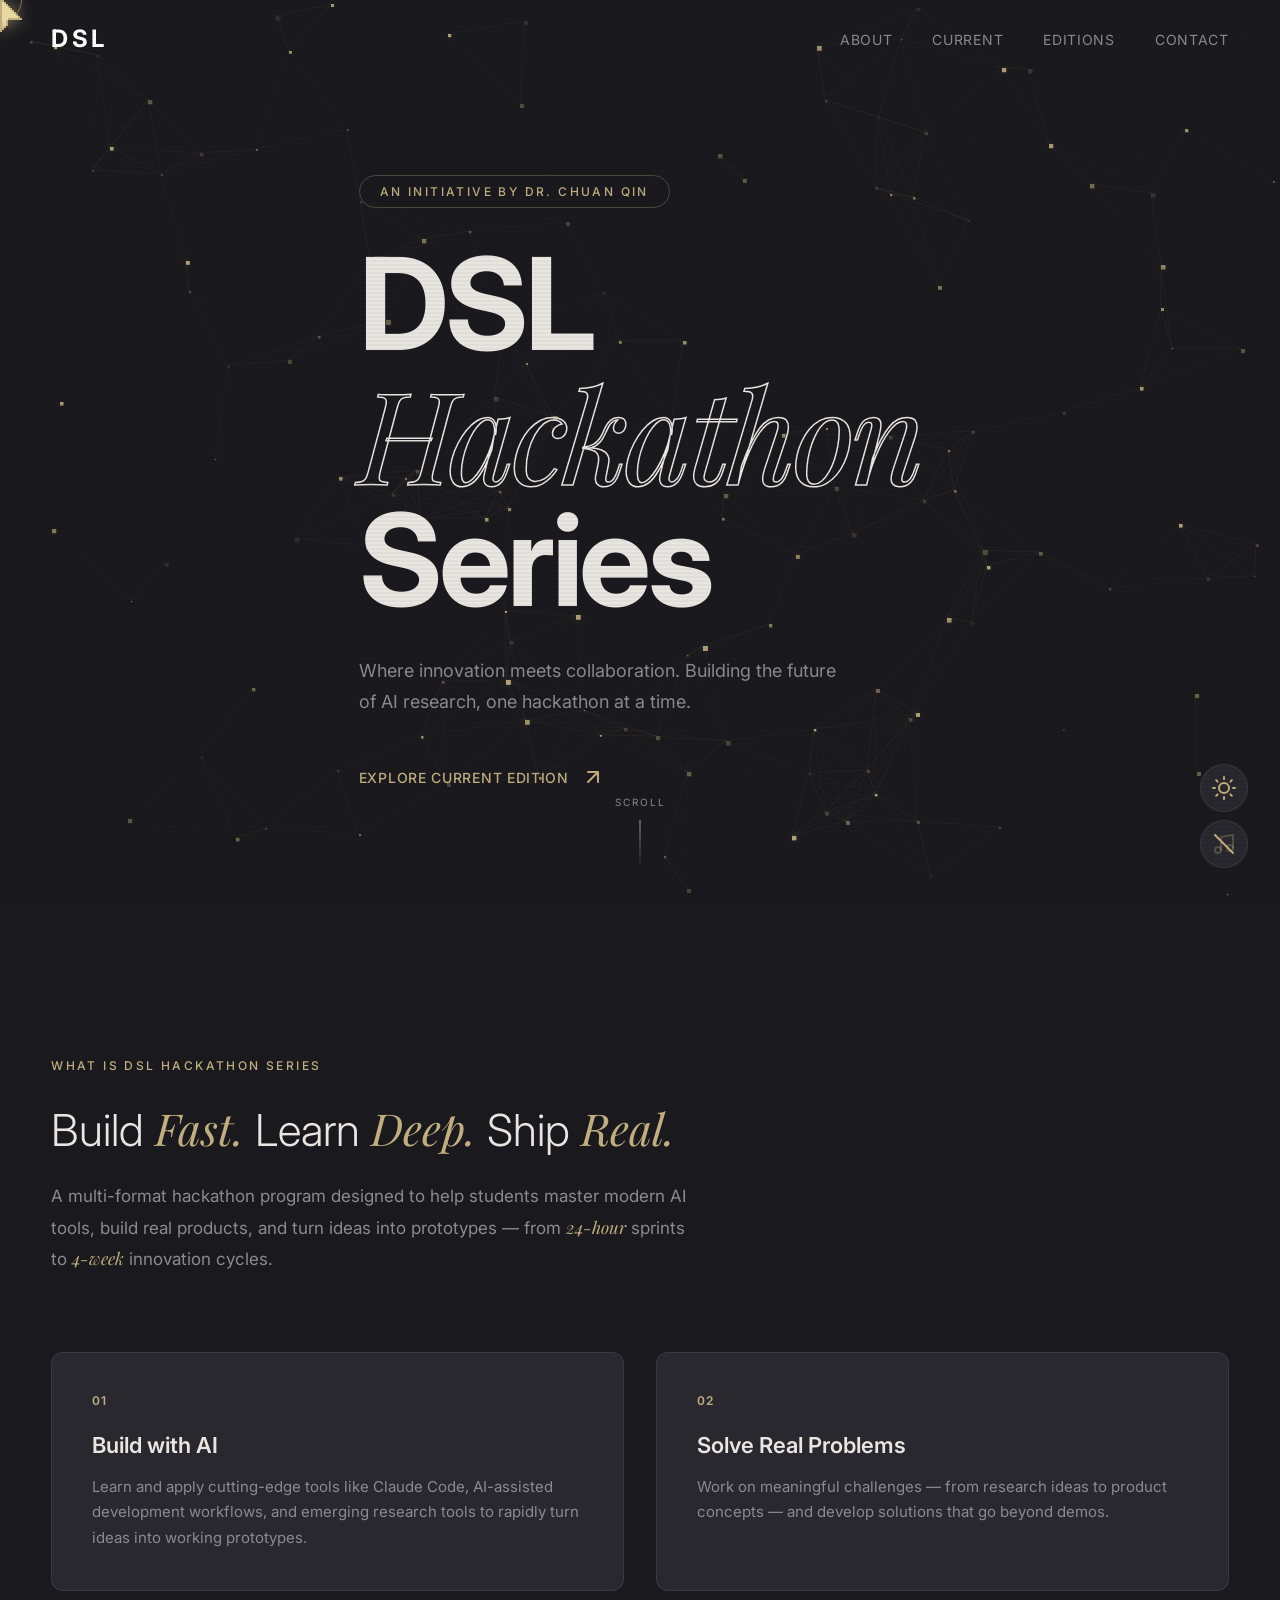
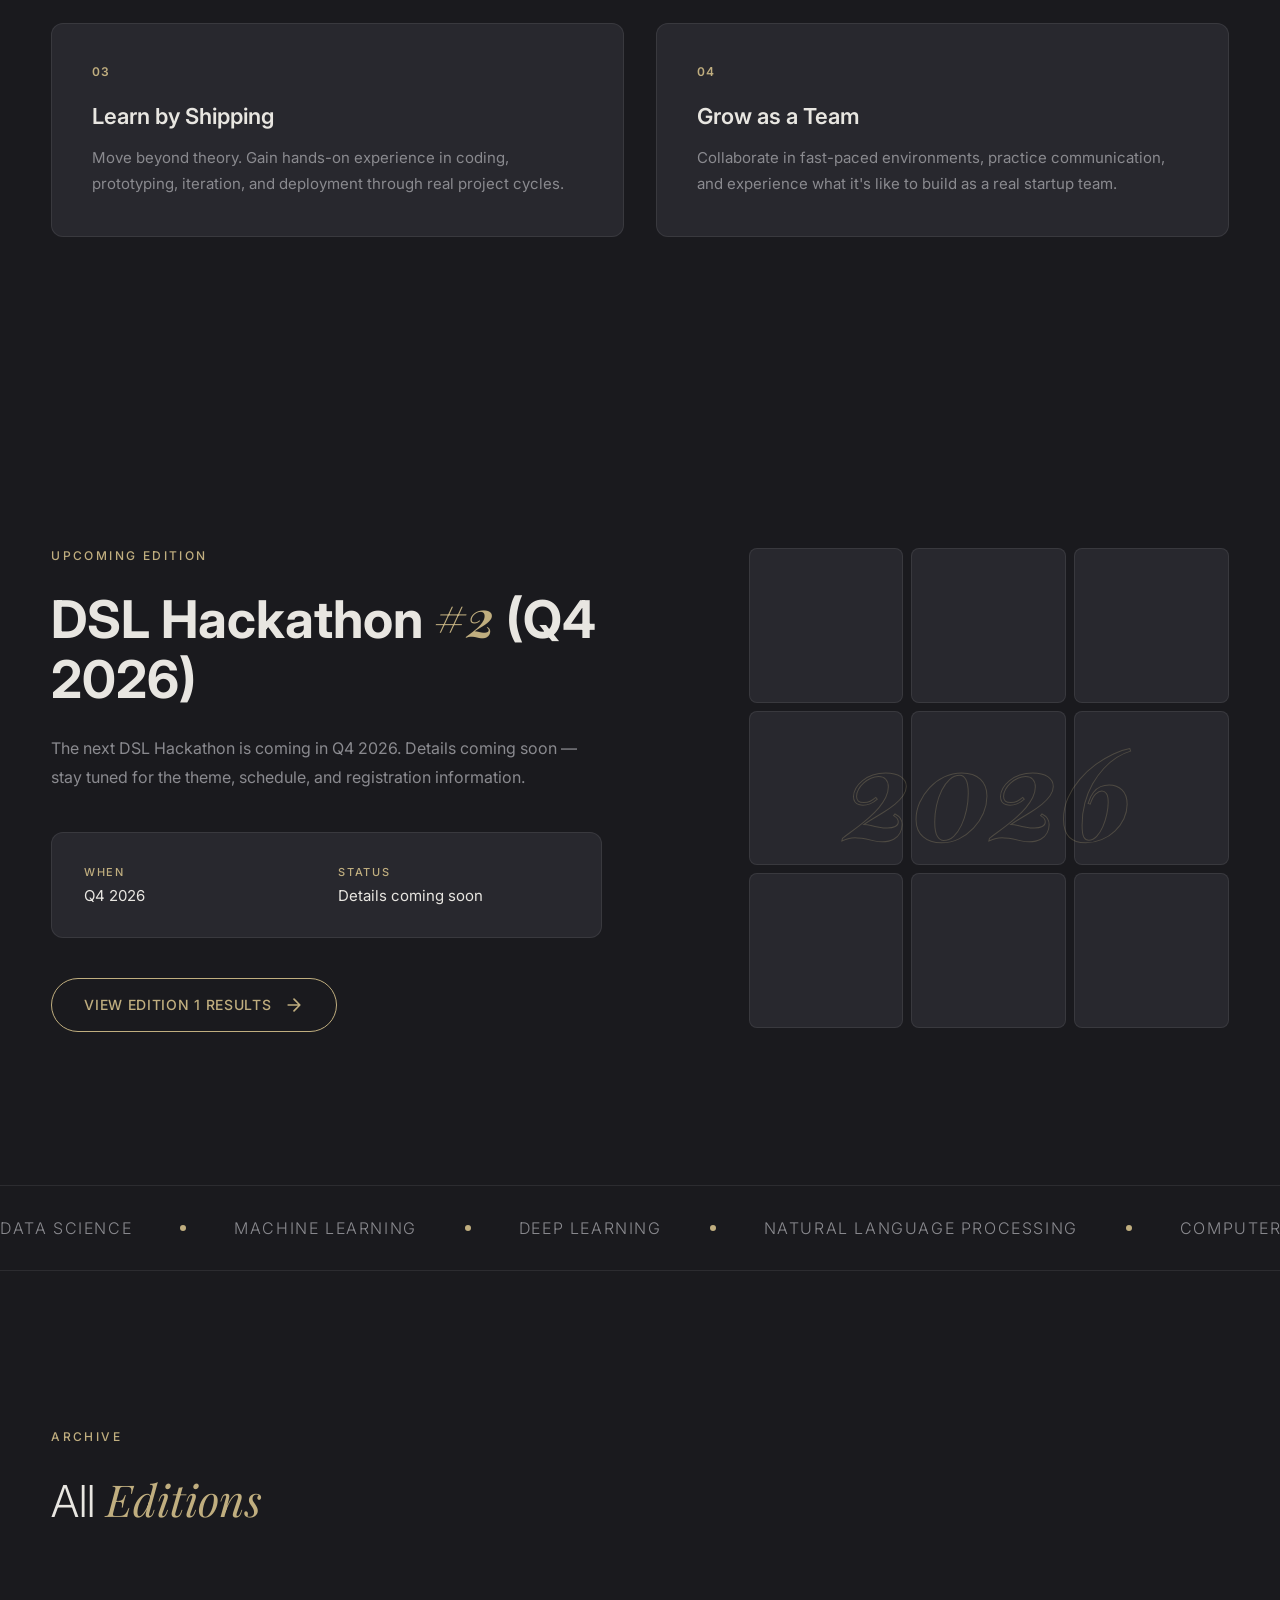
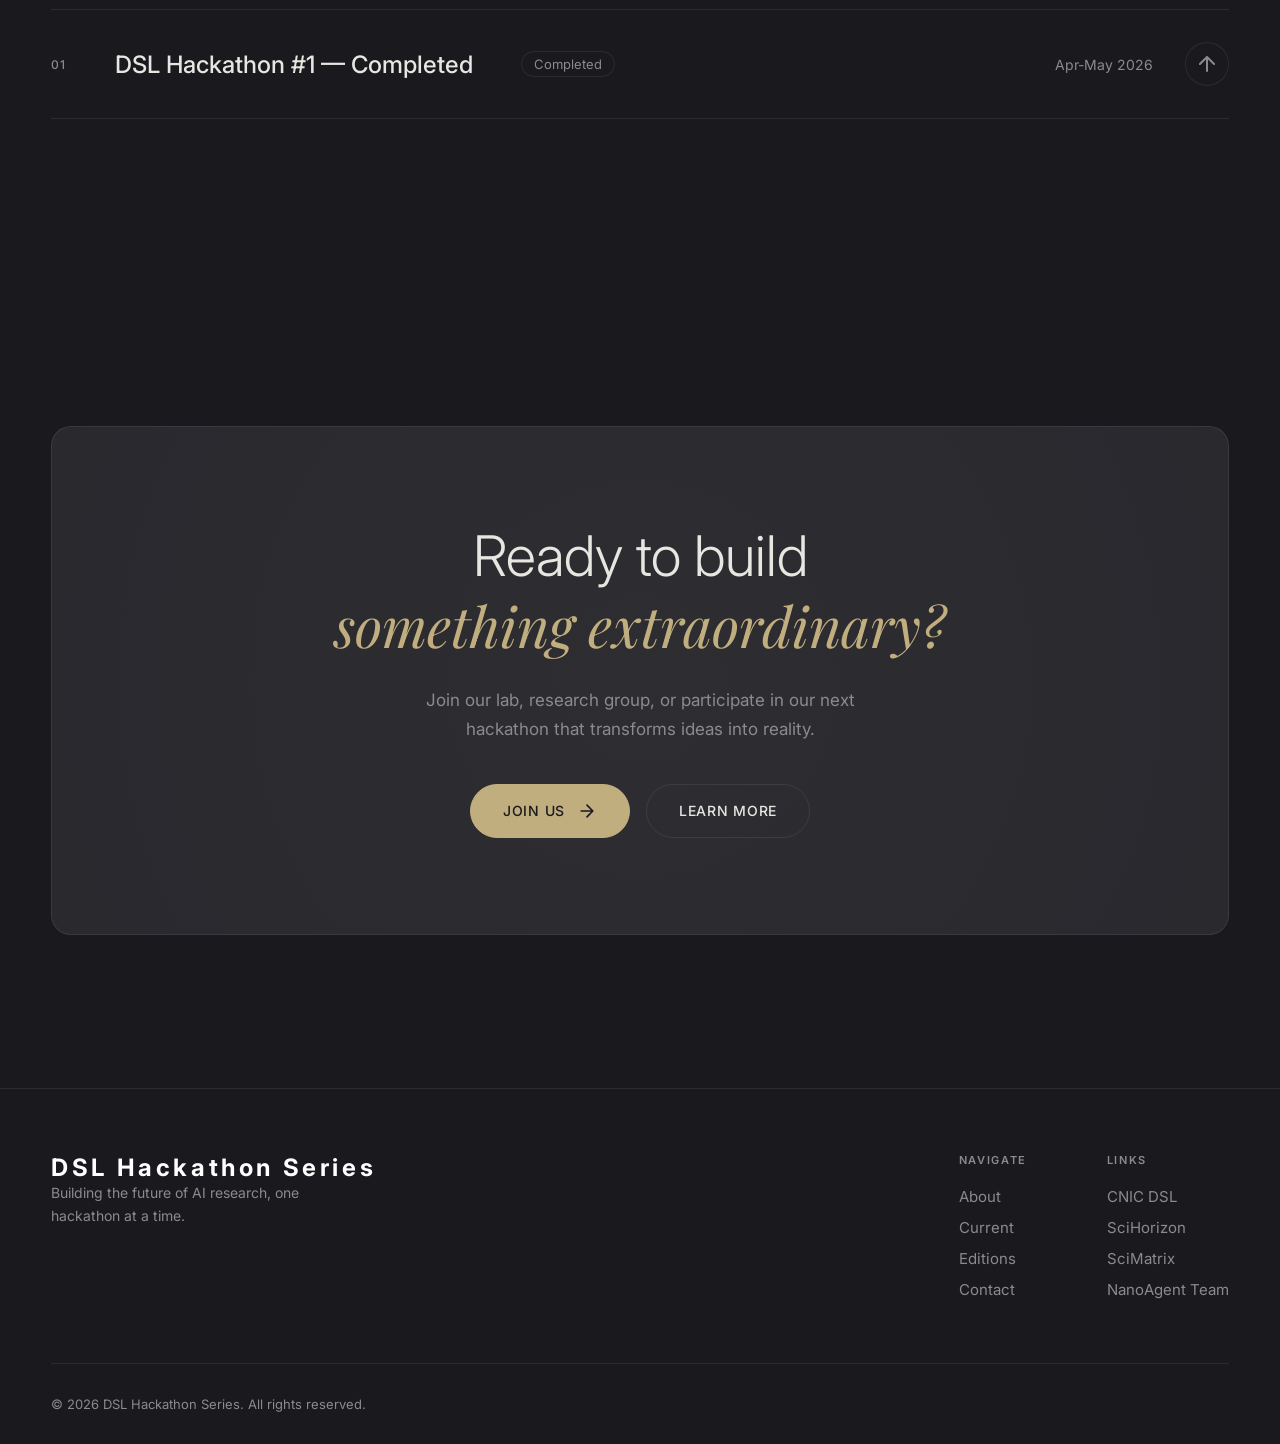
<file: index.html>
<!DOCTYPE html>
<html lang="en" data-theme="dark">
<head>
  <meta charset="UTF-8">
  <meta name="viewport" content="width=device-width, initial-scale=1.0">
  <title>DSL Hackathon Series</title>
  <link rel="icon" type="image/svg+xml" href="favicon.svg">
  <link rel="stylesheet" href="assets/css/style.css?v=6a46df65a873">
  <link rel="preconnect" href="https://fonts.googleapis.com">
  <link rel="preconnect" href="https://fonts.gstatic.com" crossorigin>
  <link href="https://fonts.googleapis.com/css2?family=Inter:wght@300;400;500;600;700&family=Playfair+Display:ital,wght@0,400;0,700;1,400&display=swap" rel="stylesheet">
</head>
<body>
  <!-- Pixel Arrow Cursor -->
  <div class="cursor-pixel" id="cursorPixel">
    <svg viewBox="0 0 12 18" fill="none" xmlns="http://www.w3.org/2000/svg" shape-rendering="crispEdges">
      <!-- Classic arrow cursor — gold pixel style, tip at (1,0) -->
      <rect x="1" y="0" width="1" height="1" fill="#C0AE7F"/>
      <rect x="1" y="1" width="1" height="1" fill="#C0AE7F"/>
      <rect x="2" y="1" width="1" height="1" fill="#C0AE7F"/>
      <rect x="1" y="2" width="1" height="1" fill="#C0AE7F"/>
      <rect x="2" y="2" width="1" height="1" fill="#e8d9a0"/>
      <rect x="3" y="2" width="1" height="1" fill="#C0AE7F"/>
      <rect x="1" y="3" width="1" height="1" fill="#C0AE7F"/>
      <rect x="2" y="3" width="1" height="1" fill="#e8d9a0"/>
      <rect x="3" y="3" width="1" height="1" fill="#e8d9a0"/>
      <rect x="4" y="3" width="1" height="1" fill="#C0AE7F"/>
      <rect x="1" y="4" width="1" height="1" fill="#C0AE7F"/>
      <rect x="2" y="4" width="1" height="1" fill="#e8d9a0"/>
      <rect x="3" y="4" width="1" height="1" fill="#e8d9a0"/>
      <rect x="4" y="4" width="1" height="1" fill="#e8d9a0"/>
      <rect x="5" y="4" width="1" height="1" fill="#C0AE7F"/>
      <rect x="1" y="5" width="1" height="1" fill="#C0AE7F"/>
      <rect x="2" y="5" width="1" height="1" fill="#e8d9a0"/>
      <rect x="3" y="5" width="1" height="1" fill="#e8d9a0"/>
      <rect x="4" y="5" width="1" height="1" fill="#e8d9a0"/>
      <rect x="5" y="5" width="1" height="1" fill="#e8d9a0"/>
      <rect x="6" y="5" width="1" height="1" fill="#C0AE7F"/>
      <rect x="1" y="6" width="1" height="1" fill="#C0AE7F"/>
      <rect x="2" y="6" width="1" height="1" fill="#e8d9a0"/>
      <rect x="3" y="6" width="1" height="1" fill="#e8d9a0"/>
      <rect x="4" y="6" width="1" height="1" fill="#e8d9a0"/>
      <rect x="5" y="6" width="1" height="1" fill="#e8d9a0"/>
      <rect x="6" y="6" width="1" height="1" fill="#e8d9a0"/>
      <rect x="7" y="6" width="1" height="1" fill="#C0AE7F"/>
      <rect x="1" y="7" width="1" height="1" fill="#C0AE7F"/>
      <rect x="2" y="7" width="1" height="1" fill="#e8d9a0"/>
      <rect x="3" y="7" width="1" height="1" fill="#e8d9a0"/>
      <rect x="4" y="7" width="1" height="1" fill="#e8d9a0"/>
      <rect x="5" y="7" width="1" height="1" fill="#e8d9a0"/>
      <rect x="6" y="7" width="1" height="1" fill="#e8d9a0"/>
      <rect x="7" y="7" width="1" height="1" fill="#e8d9a0"/>
      <rect x="8" y="7" width="1" height="1" fill="#C0AE7F"/>
      <rect x="1" y="8" width="1" height="1" fill="#C0AE7F"/>
      <rect x="2" y="8" width="1" height="1" fill="#e8d9a0"/>
      <rect x="3" y="8" width="1" height="1" fill="#e8d9a0"/>
      <rect x="4" y="8" width="1" height="1" fill="#e8d9a0"/>
      <rect x="5" y="8" width="1" height="1" fill="#e8d9a0"/>
      <rect x="6" y="8" width="1" height="1" fill="#e8d9a0"/>
      <rect x="7" y="8" width="1" height="1" fill="#e8d9a0"/>
      <rect x="8" y="8" width="1" height="1" fill="#e8d9a0"/>
      <rect x="9" y="8" width="1" height="1" fill="#C0AE7F"/>
      <rect x="1" y="9" width="1" height="1" fill="#C0AE7F"/>
      <rect x="2" y="9" width="1" height="1" fill="#e8d9a0"/>
      <rect x="3" y="9" width="1" height="1" fill="#e8d9a0"/>
      <rect x="4" y="9" width="1" height="1" fill="#e8d9a0"/>
      <rect x="5" y="9" width="1" height="1" fill="#e8d9a0"/>
      <rect x="6" y="9" width="1" height="1" fill="#e8d9a0"/>
      <rect x="7" y="9" width="1" height="1" fill="#e8d9a0"/>
      <rect x="8" y="9" width="1" height="1" fill="#e8d9a0"/>
      <rect x="9" y="9" width="1" height="1" fill="#e8d9a0"/>
      <rect x="10" y="9" width="1" height="1" fill="#C0AE7F"/>
      <!-- Bottom of arrow body — collapses back -->
      <rect x="1" y="10" width="1" height="1" fill="#C0AE7F"/>
      <rect x="2" y="10" width="1" height="1" fill="#e8d9a0"/>
      <rect x="3" y="10" width="1" height="1" fill="#e8d9a0"/>
      <rect x="4" y="10" width="1" height="1" fill="#e8d9a0"/>
      <rect x="5" y="10" width="1" height="1" fill="#C0AE7F"/>
      <rect x="6" y="10" width="1" height="1" fill="#C0AE7F"/>
      <rect x="7" y="10" width="1" height="1" fill="#C0AE7F"/>
      <rect x="8" y="10" width="1" height="1" fill="#C0AE7F"/>
      <rect x="9" y="10" width="1" height="1" fill="#C0AE7F"/>
      <rect x="10" y="10" width="1" height="1" fill="#C0AE7F"/>
      <rect x="11" y="10" width="1" height="1" fill="#C0AE7F"/>
      <!-- Tail shaft -->
      <rect x="1" y="11" width="1" height="1" fill="#C0AE7F"/>
      <rect x="2" y="11" width="1" height="1" fill="#e8d9a0"/>
      <rect x="3" y="11" width="1" height="1" fill="#e8d9a0"/>
      <rect x="4" y="11" width="1" height="1" fill="#C0AE7F"/>
      <rect x="1" y="12" width="1" height="1" fill="#C0AE7F"/>
      <rect x="2" y="12" width="1" height="1" fill="#d4c79e"/>
      <rect x="3" y="12" width="1" height="1" fill="#e8d9a0"/>
      <rect x="4" y="12" width="1" height="1" fill="#C0AE7F"/>
      <rect x="1" y="13" width="1" height="1" fill="#C0AE7F"/>
      <rect x="2" y="13" width="1" height="1" fill="#d4c79e"/>
      <rect x="3" y="13" width="1" height="1" fill="#e8d9a0"/>
      <rect x="4" y="13" width="1" height="1" fill="#C0AE7F"/>
      <rect x="1" y="14" width="1" height="1" fill="#C0AE7F"/>
      <rect x="2" y="14" width="1" height="1" fill="#d4c79e"/>
      <rect x="3" y="14" width="1" height="1" fill="#C0AE7F"/>
      <rect x="1" y="15" width="1" height="1" fill="#C0AE7F"/>
      <rect x="2" y="15" width="1" height="1" fill="#C0AE7F"/>
      <rect x="1" y="16" width="1" height="1" fill="#C0AE7F"/>
    </svg>
  </div>
  <!-- Cursor ring follower -->
  <div class="cursor-follower" id="cursorFollower"></div>
  <!-- Cursor trail dots -->
  <div id="cursorTrailContainer"></div>

  <!-- Navigation -->
  <header class="header" id="header">
    <nav class="nav">
      <a href="https://www.bigdatamining.cn/" target="_blank" rel="noopener" class="nav__logo">
        <span class="nav__logo-text">DSL</span>
      </a>
      <ul class="nav__links">
        <li><a href="#about" class="nav__link">About</a></li>
        <li><a href="#current" class="nav__link">Current</a></li>
        <li><a href="#editions" class="nav__link">Editions</a></li>
        <li><a href="#contact" class="nav__link">Contact</a></li>
      </ul>
      <button class="nav__menu-btn" id="menuBtn" aria-label="Toggle menu">
        <span></span>
        <span></span>
      </button>
    </nav>
  </header>

  <!-- Mobile Menu Overlay -->
  <div class="mobile-menu" id="mobileMenu">
    <ul class="mobile-menu__links">
      <li><a href="#about" class="mobile-menu__link">About</a></li>
      <li><a href="#current" class="mobile-menu__link">Current</a></li>
      <li><a href="#editions" class="mobile-menu__link">Editions</a></li>
      <li><a href="#contact" class="mobile-menu__link">Contact</a></li>
    </ul>
  </div>

  <!-- Hero Section -->
  <section class="hero" id="hero">
    <div class="hero__bg">
      <canvas id="heroCanvas"></canvas>
    </div>
    <div class="hero__content">
      <a href="https://dylan-qin.github.io/" target="_blank" rel="noopener" class="hero__label reveal-up">An initiative by Dr. Chuan Qin</a>
      <h1 class="hero__title">
        <span class="reveal-up" style="--delay: 0.1s">DSL</span>
        <span class="reveal-up hero__title--outline" style="--delay: 0.2s">Hackathon</span>
        <span class="reveal-up" style="--delay: 0.3s">Series</span>
      </h1>
      <p class="hero__subtitle reveal-up" style="--delay: 0.5s">
        Where innovation meets collaboration. Building the future of AI research, one hackathon at a time.
      </p>
      <a href="#current" class="hero__cta reveal-up" style="--delay: 0.7s">
        <span>Explore Current Edition</span>
        <svg width="24" height="24" viewBox="0 0 24 24" fill="none">
          <path d="M7 17L17 7M17 7H7M17 7V17" stroke="currentColor" stroke-width="2" stroke-linecap="round" stroke-linejoin="round"/>
        </svg>
      </a>
    </div>
    <div class="hero__scroll-indicator">
      <span>Scroll</span>
      <div class="hero__scroll-line"></div>
    </div>
  </section>

  <!-- About Section -->
  <section class="section about" id="about">
    <div class="container">
      <div class="section__header">
        <span class="section__label reveal-up">What is DSL Hackathon Series</span>
        <h2 class="section__title reveal-up" style="--delay: 0.1s">
          Build <em>Fast.</em> Learn <em>Deep.</em> Ship <em>Real.</em>
        </h2>
        <p class="section__desc reveal-up" style="--delay: 0.15s">
          A multi-format hackathon program designed to help students master modern AI tools, build real products, and turn ideas into prototypes — from <em>24-hour</em> sprints to <em>4-week</em> innovation cycles.
        </p>
      </div>
      <div class="about__grid">
        <div class="about__card reveal-up" style="--delay: 0.2s">
          <div class="about__card-number">01</div>
          <h3 class="about__card-title">Build with AI</h3>
          <p class="about__card-text">Learn and apply cutting-edge tools like Claude Code, AI-assisted development workflows, and emerging research tools to rapidly turn ideas into working prototypes.</p>
        </div>
        <div class="about__card reveal-up" style="--delay: 0.3s">
          <div class="about__card-number">02</div>
          <h3 class="about__card-title">Solve Real Problems</h3>
          <p class="about__card-text">Work on meaningful challenges — from research ideas to product concepts — and develop solutions that go beyond demos.</p>
        </div>
        <div class="about__card reveal-up" style="--delay: 0.4s">
          <div class="about__card-number">03</div>
          <h3 class="about__card-title">Learn by Shipping</h3>
          <p class="about__card-text">Move beyond theory. Gain hands-on experience in coding, prototyping, iteration, and deployment through real project cycles.</p>
        </div>
        <div class="about__card reveal-up" style="--delay: 0.5s">
          <div class="about__card-number">04</div>
          <h3 class="about__card-title">Grow as a Team</h3>
          <p class="about__card-text">Collaborate in fast-paced environments, practice communication, and experience what it's like to build as a real startup team.</p>
        </div>
      </div>
    </div>
  </section>

  <!-- Current Hackathon Section -->
  <section class="section current" id="current">
    <div class="container">
      <div class="current__layout">
        <div class="current__info">
          <span class="section__label reveal-up">Upcoming Edition</span>
          <h2 class="current__title reveal-up" style="--delay: 0.1s">
            DSL Hackathon <span class="text-gold">#2</span> (Q4 2026)
          </h2>
          <p class="current__desc reveal-up" style="--delay: 0.2s">
            The next DSL Hackathon is coming in Q4 2026. Details coming soon — stay tuned for the theme, schedule, and registration information.
          </p>
          <div class="current__details reveal-up" style="--delay: 0.3s">
            <div class="current__detail">
              <span class="current__detail-label">When</span>
              <span class="current__detail-value">Q4 2026</span>
            </div>
            <div class="current__detail">
              <span class="current__detail-label">Status</span>
              <span class="current__detail-value">Details coming soon</span>
            </div>
          </div>
          <a href="editions/1.html#award-results" class="btn reveal-up" style="--delay: 0.4s">
            <span>View Edition 1 Results</span>
            <svg width="20" height="20" viewBox="0 0 24 24" fill="none">
              <path d="M5 12H19M19 12L12 5M19 12L12 19" stroke="currentColor" stroke-width="2" stroke-linecap="round" stroke-linejoin="round"/>
            </svg>
          </a>
        </div>
        <div class="current__visual reveal-up" style="--delay: 0.3s">
          <div class="current__visual-inner">
            <div class="current__visual-grid">
              <div class="current__visual-cell" style="--i:0"></div>
              <div class="current__visual-cell" style="--i:1"></div>
              <div class="current__visual-cell" style="--i:2"></div>
              <div class="current__visual-cell" style="--i:3"></div>
              <div class="current__visual-cell" style="--i:4"></div>
              <div class="current__visual-cell" style="--i:5"></div>
              <div class="current__visual-cell" style="--i:6"></div>
              <div class="current__visual-cell" style="--i:7"></div>
              <div class="current__visual-cell" style="--i:8"></div>
            </div>
            <div class="current__visual-overlay">
              <span class="current__visual-year">2026</span>
            </div>
          </div>
        </div>
      </div>
    </div>
  </section>

  <!-- Marquee Section -->
  <section class="marquee">
    <div class="marquee__track">
      <div class="marquee__content">
        <span>Data Science</span>
        <span class="marquee__dot"></span>
        <span>Machine Learning</span>
        <span class="marquee__dot"></span>
        <span>Deep Learning</span>
        <span class="marquee__dot"></span>
        <span>Natural Language Processing</span>
        <span class="marquee__dot"></span>
        <span>Computer Vision</span>
        <span class="marquee__dot"></span>
        <span>AI Ethics</span>
        <span class="marquee__dot"></span>
        <span>Claude Code</span>
        <span class="marquee__dot"></span>
        <span>OpenAI Codex</span>
        <span class="marquee__dot"></span>
        <span>Multi-Agent Systems</span>
        <span class="marquee__dot"></span>
        <span>OpenClaw</span>
        <span class="marquee__dot"></span>
        <span>Large Foundation Model</span>
        <span class="marquee__dot"></span>
        <span>Embodied AI</span>
        <span class="marquee__dot"></span>
      </div>
    </div>
  </section>

  <!-- Editions Section -->
  <section class="section editions" id="editions">
    <div class="container">
      <div class="section__header">
        <span class="section__label reveal-up">Archive</span>
        <h2 class="section__title reveal-up" style="--delay: 0.1s">
          All <em>Editions</em>
        </h2>
      </div>
      <div class="editions__list">
        <a href="editions/1.html" class="edition-card reveal-up" style="--delay: 0.15s" data-year="2026">
          <div class="edition-card__left">
            <span class="edition-card__number">01</span>
            <h3 class="edition-card__title">DSL Hackathon #1 — Completed</h3>
            <span class="edition-card__theme">Completed</span>
          </div>
          <div class="edition-card__right">
            <span class="edition-card__date">Apr-May 2026</span>
            <div class="edition-card__arrow">
              <svg width="24" height="24" viewBox="0 0 24 24" fill="none">
                <path d="M7 17L17 7M17 7H7M17 7V17" stroke="currentColor" stroke-width="2" stroke-linecap="round" stroke-linejoin="round"/>
              </svg>
            </div>
          </div>
        </a>
      </div>
    </div>
  </section>

  <!-- Stats Section
  <section class="section stats">
    <div class="container">
      <div class="stats__grid">
        <div class="stats__item reveal-up" style="--delay: 0.1s">
          <span class="stats__number" data-target="6">0</span>
          <span class="stats__label">Editions</span>
        </div>
        <div class="stats__item reveal-up" style="--delay: 0.2s">
          <span class="stats__number" data-target="850">0</span>
          <span class="stats__suffix">+</span>
          <span class="stats__label">Participants</span>
        </div>
        <div class="stats__item reveal-up" style="--delay: 0.3s">
          <span class="stats__number" data-target="120">0</span>
          <span class="stats__suffix">+</span>
          <span class="stats__label">Projects Built</span>
        </div>
        <div class="stats__item reveal-up" style="--delay: 0.4s">
          <span class="stats__number" data-target="50">0</span>
          <span class="stats__suffix">+</span>
          <span class="stats__label">Mentors</span>
        </div>
      </div>
    </div>
  </section> -->

  <!-- Contact / CTA Section -->
  <section class="section cta" id="contact">
    <div class="container">
      <div class="cta__inner reveal-up">
        <h2 class="cta__title">Ready to build <br><em>something extraordinary?</em></h2>
        <p class="cta__text">Join our lab, research group, or participate in our next hackathon that transforms ideas into reality.</p>
        <div class="cta__actions">
          <a href="mailto:dsl@cnic.cn" class="btn btn--primary">
            <span>Join Us</span>
            <svg width="20" height="20" viewBox="0 0 24 24" fill="none">
              <path d="M5 12H19M19 12L12 5M19 12L12 19" stroke="currentColor" stroke-width="2" stroke-linecap="round" stroke-linejoin="round"/>
            </svg>
          </a>
          <a href="mailto:chuanqin0426@gmail.com" class="btn btn--outline">
            <span>Learn More</span>
          </a>
        </div>
      </div>
    </div>
  </section>

  <!-- Footer -->
  <footer class="footer">
    <div class="container">
      <div class="footer__top">
        <div class="footer__brand">
          <!-- <a href="https://www.bigdatamining.cn/" class="footer__logo"> -->
            <span class="nav__logo-text">DSL Hackathon Series</span>
          <!-- </a> -->
          <p class="footer__tagline">Building the future of AI research, one hackathon at a time.</p>
        </div>
        <div class="footer__links">
          <div class="footer__col">
            <h4 class="footer__col-title">Navigate</h4>
            <a href="#about">About</a>
            <a href="#current">Current</a>
            <a href="#editions">Editions</a>
            <a href="#contact">Contact</a>
          </div>
          <div class="footer__col">
            <h4 class="footer__col-title">Links</h4>
            <a href="https://www.bigdatamining.cn/" target="_blank" rel="noopener">CNIC DSL</a>
            <a href="https://www.scihorizon.cn/" target="_blank" rel="noopener">SciHorizon</a>
            <a href="https://www.scimatrix.cn/" target="_blank" rel="noopener">SciMatrix</a>
            <a href="https://nanoagentteam.github.io/" target="_blank" rel="noopener">NanoAgent Team</a>
          </div>
        </div>
      </div>
      <div class="footer__bottom">
        <span>&copy; 2026 DSL Hackathon Series. All rights reserved.</span>
      </div>
    </div>
  </footer>

  <!-- Theme Toggle -->
  <button class="theme-toggle" id="themeToggle" aria-label="Toggle theme">
    <svg class="theme-icon-light" width="24" height="24" viewBox="0 0 24 24" fill="none">
      <circle cx="12" cy="12" r="5" stroke="currentColor" stroke-width="2"/>
      <path d="M12 1v2M12 21v2M4.22 4.22l1.42 1.42M18.36 18.36l1.42 1.42M1 12h2M21 12h2M4.22 19.78l1.42-1.42M18.36 5.64l1.42-1.42" stroke="currentColor" stroke-width="2" stroke-linecap="round"/>
    </svg>
    <svg class="theme-icon-dark" width="24" height="24" viewBox="0 0 24 24" fill="none">
      <path d="M21 12.79A9 9 0 1 1 11.21 3 7 7 0 0 0 21 12.79z" stroke="currentColor" stroke-width="2" stroke-linecap="round" stroke-linejoin="round"/>
    </svg>
  </button>

  <!-- Background Music: Dr. Mario Fever -->
  <audio id="bgMusic" loop preload="auto">
    <source src="assets/audio/fever.mp3" type="audio/mpeg">
  </audio>
  <button class="music-toggle" id="musicToggle" aria-label="Toggle music">
    <svg class="music-icon-on" width="24" height="24" viewBox="0 0 24 24" fill="none">
      <path d="M9 18V5l12-2v13" stroke="currentColor" stroke-width="2" stroke-linecap="round" stroke-linejoin="round"/>
      <circle cx="6" cy="18" r="3" stroke="currentColor" stroke-width="2"/>
      <circle cx="18" cy="16" r="3" stroke="currentColor" stroke-width="2"/>
    </svg>
    <svg class="music-icon-off" width="24" height="24" viewBox="0 0 24 24" fill="none" style="display:none">
      <path d="M9 18V5l12-2v13" stroke="currentColor" stroke-width="2" stroke-linecap="round" stroke-linejoin="round" opacity="0.3"/>
      <circle cx="6" cy="18" r="3" stroke="currentColor" stroke-width="2" opacity="0.3"/>
      <circle cx="18" cy="16" r="3" stroke="currentColor" stroke-width="2" opacity="0.3"/>
      <line x1="3" y1="3" x2="21" y2="21" stroke="currentColor" stroke-width="2" stroke-linecap="round"/>
    </svg>
  </button>

  <script src="assets/js/main.js"></script>
</body>
</html>
</file>
<file: assets/css/style.css>
/* ========================================
   DSL Hackathon Series — EPIC-inspired Design
   Color palette: Dark charcoal #1a1a1e, Gold accent #C0AE7F
   ======================================== */

/* ---------- Reset & Base ---------- */
*, *::before, *::after {
  margin: 0;
  padding: 0;
  box-sizing: border-box;
}

:root {
  --bg: #1a1a1e;
  --bg-light: #232328;
  --bg-card: #28282e;
  --text: #e8e6e1;
  --text-muted: #8a8a8f;
  --gold: #C0AE7F;
  --gold-light: #d4c79e;
  --white: #ffffff;
  --border: rgba(255, 255, 255, 0.08);
  --font-sans: 'Inter', -apple-system, BlinkMacSystemFont, sans-serif;
  --font-serif: 'Playfair Display', Georgia, serif;
  --ease: cubic-bezier(0.16, 1, 0.3, 1);
  --ease-out: cubic-bezier(0.33, 1, 0.68, 1);
}

[data-theme="light"] {
  --bg: #f5f3ee;
  --bg-light: #ebe8e0;
  --bg-card: #ffffff;
  --text: #2a2a2e;
  --text-muted: #6a6a6f;
  --gold: #9a8a5a;
  --gold-light: #b5a472;
  --white: #1a1a1e;
  --border: rgba(0, 0, 0, 0.08);
}

html {
  scroll-behavior: smooth;
  font-size: 16px;
}

body {
  font-family: var(--font-sans);
  background: var(--bg);
  color: var(--text);
  overflow-x: hidden;
  transition: background 0.4s ease, color 0.4s ease;
  -webkit-font-smoothing: antialiased;
  -moz-osx-font-smoothing: grayscale;
}

a {
  text-decoration: none;
  color: inherit;
}

img {
  max-width: 100%;
  display: block;
}

em {
  font-family: var(--font-serif);
  font-style: italic;
  color: var(--gold);
}

.container {
  max-width: 1280px;
  margin: 0 auto;
  padding: 0 clamp(1.5rem, 4vw, 4rem);
}

/* ---------- Global Pixel Cursor ---------- */
body, body * {
  cursor: none !important;
}

/* ---------- Pixel Mouse Cursor ---------- */
.cursor-pixel {
  position: fixed;
  pointer-events: none;
  z-index: 10000;
  transform: translate(-2px, -2px);
  image-rendering: pixelated;
  transition: none;
}

.cursor-pixel svg {
  width: 24px;
  height: 36px;
  filter: drop-shadow(0 0 8px rgba(192, 174, 127, 0.7));
  transition: filter 0.2s ease, transform 0.2s ease;
}

.cursor-pixel.hover svg {
  filter: drop-shadow(0 0 12px rgba(192, 174, 127, 1)) drop-shadow(0 0 24px rgba(192, 174, 127, 0.4));
  transform: scale(1.15);
}

/* ---------- Cursor Trail / Glitch Ring ---------- */
.cursor-follower {
  position: fixed;
  width: 44px;
  height: 44px;
  border: 1.5px solid var(--gold);
  border-radius: 50%;
  pointer-events: none;
  z-index: 9998;
  transform: translate(-50%, -50%) scale(0);
  transition: width 0.3s var(--ease), height 0.3s var(--ease), border-color 0.3s ease, opacity 0.3s ease;
  opacity: 0;
  box-shadow: 0 0 15px rgba(192, 174, 127, 0.15), inset 0 0 15px rgba(192, 174, 127, 0.05);
}

.cursor-follower.active {
  transform: translate(-50%, -50%) scale(1);
  opacity: 0.6;
}

.cursor-follower.hover {
  width: 72px;
  height: 72px;
  border-color: var(--gold-light);
  opacity: 0.9;
  box-shadow: 0 0 30px rgba(192, 174, 127, 0.25), inset 0 0 20px rgba(192, 174, 127, 0.08);
}

/* ---------- Hacker Scanline Overlay ---------- */
body::after {
  content: '';
  position: fixed;
  inset: 0;
  z-index: 9990;
  pointer-events: none;
  background: repeating-linear-gradient(
    0deg,
    transparent,
    transparent 2px,
    rgba(0, 0, 0, 0.03) 2px,
    rgba(0, 0, 0, 0.03) 4px
  );
}

/* ---------- Cursor Glitch Trail Particles ---------- */
.cursor-trail-dot {
  position: fixed;
  width: 3px;
  height: 3px;
  background: var(--gold);
  pointer-events: none;
  z-index: 9997;
  opacity: 0;
  image-rendering: pixelated;
}

@media (pointer: coarse) {
  body, body * { cursor: auto !important; }
  .cursor-pixel,
  .cursor-follower,
  .cursor-trail-dot { display: none; }
  body::after { display: none; }
}

/* ---------- Header ---------- */
.header {
  position: fixed;
  top: 0;
  left: 0;
  right: 0;
  z-index: 100;
  padding: 1.5rem 0;
  transition: background 0.4s ease, padding 0.4s ease, backdrop-filter 0.4s ease;
}

.header.scrolled {
  background: color-mix(in srgb, var(--bg) 85%, transparent);
  backdrop-filter: blur(20px);
  -webkit-backdrop-filter: blur(20px);
  padding: 1rem 0;
  border-bottom: 1px solid var(--border);
}

.nav {
  max-width: 1280px;
  margin: 0 auto;
  padding: 0 clamp(1.5rem, 4vw, 4rem);
  display: flex;
  align-items: center;
  justify-content: space-between;
}

.nav__logo {
  display: flex;
  align-items: center;
  gap: 0.25rem;
  z-index: 101;
}

.nav__logo-text {
  font-size: 1.5rem;
  font-weight: 700;
  letter-spacing: 0.15em;
  color: var(--white);
}

.nav__logo-dot {
  width: 8px;
  height: 8px;
  background: var(--gold);
  border-radius: 50%;
  display: inline-block;
}

.nav__links {
  display: flex;
  list-style: none;
  gap: 2.5rem;
}

.nav__link {
  font-size: 0.875rem;
  font-weight: 400;
  letter-spacing: 0.05em;
  text-transform: uppercase;
  color: var(--text-muted);
  transition: color 0.3s ease;
  position: relative;
}

.nav__link::after {
  content: '';
  position: absolute;
  bottom: -4px;
  left: 0;
  width: 0;
  height: 1px;
  background: var(--gold);
  transition: width 0.4s var(--ease);
}

.nav__link:hover {
  color: var(--white);
}

.nav__link:hover::after {
  width: 100%;
}

.nav__menu-btn {
  display: none;
  flex-direction: column;
  gap: 6px;
  background: none;
  border: none;
  cursor: pointer;
  padding: 8px;
  z-index: 101;
}

.nav__menu-btn span {
  display: block;
  width: 28px;
  height: 2px;
  background: var(--white);
  transition: transform 0.3s ease, opacity 0.3s ease;
}

.nav__menu-btn.active span:first-child {
  transform: translateY(4px) rotate(45deg);
}

.nav__menu-btn.active span:last-child {
  transform: translateY(-4px) rotate(-45deg);
}

/* ---------- Mobile Menu ---------- */
.mobile-menu {
  position: fixed;
  inset: 0;
  background: var(--bg);
  z-index: 99;
  display: flex;
  align-items: center;
  justify-content: center;
  opacity: 0;
  pointer-events: none;
  transition: opacity 0.4s ease;
}

.mobile-menu.active {
  opacity: 1;
  pointer-events: all;
}

.mobile-menu__links {
  list-style: none;
  text-align: center;
  display: flex;
  flex-direction: column;
  gap: 2rem;
}

.mobile-menu__link {
  font-size: 2.5rem;
  font-weight: 300;
  letter-spacing: 0.05em;
  color: var(--text);
  transition: color 0.3s ease;
}

.mobile-menu__link:hover {
  color: var(--gold);
}

/* ---------- Hero Section ---------- */
.hero {
  position: relative;
  min-height: 100vh;
  display: flex;
  align-items: center;
  padding: 8rem 0 4rem;
  overflow: hidden;
}

.hero__bg {
  position: absolute;
  inset: 0;
  z-index: 0;
}

.hero__bg canvas {
  width: 100%;
  height: 100%;
}

.hero__content {
  position: relative;
  z-index: 1;
  max-width: 1280px;
  margin: 0 auto;
  padding: 0 clamp(1.5rem, 4vw, 4rem);
}

.hero__label {
  display: inline-block;
  font-size: 0.75rem;
  font-weight: 500;
  letter-spacing: 0.2em;
  text-transform: uppercase;
  color: var(--gold);
  margin-bottom: 2rem;
  padding: 0.5rem 1.25rem;
  border: 1px solid rgba(192, 174, 127, 0.3);
  border-radius: 100px;
}

.hero__title {
  display: flex;
  flex-direction: column;
  font-size: clamp(3.5rem, 10vw, 8rem);
  font-weight: 700;
  line-height: 1;
  letter-spacing: -0.03em;
  margin-bottom: 2rem;
}

.hero__title span {
  display: block;
}

.hero__title--outline {
  -webkit-text-stroke: 1.5px var(--text);
  color: transparent;
  font-family: var(--font-serif);
  font-weight: 400;
  font-style: italic;
}

.hero__subtitle {
  max-width: 480px;
  font-size: 1.125rem;
  line-height: 1.7;
  color: var(--text-muted);
  margin-bottom: 3rem;
}

.hero__cta {
  display: inline-flex;
  align-items: center;
  gap: 0.75rem;
  font-size: 0.875rem;
  font-weight: 500;
  letter-spacing: 0.05em;
  text-transform: uppercase;
  color: var(--gold);
  transition: gap 0.3s var(--ease);
}

.hero__cta:hover {
  gap: 1.25rem;
}

.hero__cta svg {
  transition: transform 0.3s var(--ease);
}

.hero__cta:hover svg {
  transform: translate(4px, -4px);
}

.hero__scroll-indicator {
  position: absolute;
  bottom: 2rem;
  left: 50%;
  transform: translateX(-50%);
  display: flex;
  flex-direction: column;
  align-items: center;
  gap: 0.75rem;
  z-index: 1;
}

.hero__scroll-indicator span {
  font-size: 0.625rem;
  letter-spacing: 0.2em;
  text-transform: uppercase;
  color: var(--text-muted);
}

.hero__scroll-line {
  width: 1px;
  height: 48px;
  background: linear-gradient(to bottom, var(--gold), transparent);
  animation: scrollPulse 2s ease-in-out infinite;
}

@keyframes scrollPulse {
  0%, 100% { opacity: 0.3; transform: scaleY(0.5); }
  50% { opacity: 1; transform: scaleY(1); }
}

/* ---------- Sections ---------- */
.section {
  padding: clamp(5rem, 12vw, 10rem) 0;
}

.section__header {
  margin-bottom: clamp(3rem, 6vw, 5rem);
}

.section__label {
  display: inline-block;
  font-size: 0.75rem;
  font-weight: 500;
  letter-spacing: 0.2em;
  text-transform: uppercase;
  color: var(--gold);
  margin-bottom: 1.5rem;
}

.section__title {
  font-size: clamp(1.75rem, 4vw, 2.75rem);
  font-weight: 300;
  line-height: 1.4;
  max-width: 700px;
}

.section__desc {
  font-size: 1.0625rem;
  line-height: 1.8;
  color: var(--text-muted);
  max-width: 640px;
  margin-top: 1.25rem;
}

/* ---------- About ---------- */
.about__grid {
  display: grid;
  grid-template-columns: repeat(2, 1fr);
  gap: 2rem;
}

.about__card {
  padding: 2.5rem;
  background: var(--bg-card);
  border: 1px solid var(--border);
  border-radius: 12px;
  transition: transform 0.5s var(--ease), border-color 0.5s ease;
}

.about__card:hover {
  transform: translateY(-8px);
  border-color: rgba(192, 174, 127, 0.2);
}

.about__card-number {
  font-size: 0.75rem;
  font-weight: 600;
  color: var(--gold);
  margin-bottom: 1.5rem;
  letter-spacing: 0.1em;
}

.about__card-title {
  font-size: 1.375rem;
  font-weight: 600;
  margin-bottom: 1rem;
}

.about__card-text {
  font-size: 0.9375rem;
  line-height: 1.7;
  color: var(--text-muted);
}

/* ---------- Current Edition ---------- */
.current__layout {
  display: grid;
  grid-template-columns: 1fr 1fr;
  gap: clamp(3rem, 6vw, 6rem);
  align-items: center;
}

.current__title {
  font-size: clamp(2rem, 4.5vw, 3.25rem);
  font-weight: 700;
  line-height: 1.15;
  margin-bottom: 1.5rem;
}

.text-gold {
  color: var(--gold);
  font-family: var(--font-serif);
  font-style: italic;
}

.current__desc {
  font-size: 1rem;
  line-height: 1.8;
  color: var(--text-muted);
  margin-bottom: 2.5rem;
}

.current__details {
  display: grid;
  grid-template-columns: 1fr 1fr;
  gap: 1.5rem;
  margin-bottom: 2.5rem;
  padding: 2rem;
  background: var(--bg-card);
  border: 1px solid var(--border);
  border-radius: 12px;
}

.current__detail-label {
  display: block;
  font-size: 0.6875rem;
  font-weight: 500;
  letter-spacing: 0.15em;
  text-transform: uppercase;
  color: var(--gold);
  margin-bottom: 0.375rem;
}

.current__detail-value {
  font-size: 0.9375rem;
  font-weight: 400;
  color: var(--text);
}

/* Current Visual */
.current__visual-inner {
  position: relative;
  aspect-ratio: 1;
  max-width: 480px;
  margin-left: auto;
}

.current__visual-grid {
  display: grid;
  grid-template-columns: repeat(3, 1fr);
  gap: 8px;
  width: 100%;
  height: 100%;
}

.current__visual-cell {
  background: var(--bg-card);
  border: 1px solid var(--border);
  border-radius: 8px;
  animation: cellPulse 4s ease-in-out infinite;
  animation-delay: calc(var(--i) * 0.3s);
}

@keyframes cellPulse {
  0%, 100% { background: var(--bg-card); }
  50% { background: rgba(192, 174, 127, 0.08); border-color: rgba(192, 174, 127, 0.15); }
}

.current__visual-overlay {
  position: absolute;
  inset: 0;
  display: flex;
  align-items: center;
  justify-content: center;
}

.current__visual-year {
  font-size: clamp(5rem, 12vw, 8rem);
  font-weight: 700;
  font-family: var(--font-serif);
  font-style: italic;
  color: transparent;
  -webkit-text-stroke: 1px rgba(192, 174, 127, 0.25);
}

/* ---------- Button ---------- */
.btn {
  display: inline-flex;
  align-items: center;
  gap: 0.75rem;
  padding: 1rem 2rem;
  font-size: 0.875rem;
  font-weight: 500;
  letter-spacing: 0.05em;
  text-transform: uppercase;
  border-radius: 100px;
  transition: all 0.4s var(--ease);
  border: 1px solid var(--gold);
  color: var(--gold);
  background: transparent;
  cursor: pointer;
  font-family: var(--font-sans);
}

.btn:hover {
  background: var(--gold);
  color: var(--bg);
}

.btn:hover svg {
  transform: translateX(4px);
}

.btn svg {
  transition: transform 0.3s var(--ease);
}

.btn--primary {
  background: var(--gold);
  color: var(--bg);
}

.btn--primary:hover {
  background: var(--gold-light);
}

.btn--outline {
  border-color: var(--border);
  color: var(--text);
}

.btn--outline:hover {
  border-color: var(--text);
  background: transparent;
  color: var(--white);
}

/* ---------- Marquee ---------- */
.marquee {
  padding: 2rem 0;
  border-top: 1px solid var(--border);
  border-bottom: 1px solid var(--border);
  overflow: hidden;
}

.marquee__track {
  display: flex;
  width: max-content;
  animation: marquee 30s linear infinite;
}

.marquee__content {
  display: flex;
  align-items: center;
  gap: 3rem;
  padding-right: 3rem;
  font-size: 1rem;
  font-weight: 300;
  letter-spacing: 0.1em;
  text-transform: uppercase;
  color: var(--text-muted);
  white-space: nowrap;
}

.marquee__dot {
  width: 6px;
  height: 6px;
  background: var(--gold);
  border-radius: 50%;
  flex-shrink: 0;
}

@keyframes marquee {
  0% { transform: translateX(0); }
  100% { transform: translateX(-50%); }
}

/* ---------- Past Editions ---------- */
.editions__list {
  display: flex;
  flex-direction: column;
}

.edition-card {
  display: flex;
  align-items: center;
  justify-content: space-between;
  padding: 2rem 0;
  border-bottom: 1px solid var(--border);
  transition: all 0.4s var(--ease);
  cursor: pointer;
}

.edition-card:first-child {
  border-top: 1px solid var(--border);
}

.edition-card:hover {
  padding-left: 1.5rem;
}

.edition-card:hover .edition-card__title {
  color: var(--gold);
}

.edition-card:hover .edition-card__arrow {
  background: var(--gold);
  color: var(--bg);
  transform: rotate(0deg);
}

.edition-card__left {
  display: flex;
  align-items: center;
  gap: 2rem;
}

.edition-card__number {
  font-size: 0.75rem;
  font-weight: 500;
  color: var(--text-muted);
  letter-spacing: 0.1em;
  min-width: 2rem;
}

.edition-card__title {
  font-size: clamp(1.125rem, 2.5vw, 1.5rem);
  font-weight: 500;
  transition: color 0.3s ease;
}

.edition-card__theme {
  font-size: 0.8125rem;
  color: var(--text-muted);
  padding: 0.25rem 0.75rem;
  border: 1px solid var(--border);
  border-radius: 100px;
  margin-left: 1rem;
}

.edition-card__right {
  display: flex;
  align-items: center;
  gap: 2rem;
}

.edition-card__date {
  font-size: 0.875rem;
  color: var(--text-muted);
}

.edition-card__arrow {
  width: 44px;
  height: 44px;
  display: flex;
  align-items: center;
  justify-content: center;
  border: 1px solid var(--border);
  border-radius: 50%;
  color: var(--text-muted);
  transform: rotate(-45deg);
  transition: all 0.4s var(--ease);
}

/* ---------- Stats ---------- */
.stats {
  border-top: 1px solid var(--border);
}

.stats__grid {
  display: grid;
  grid-template-columns: repeat(4, 1fr);
  gap: 2rem;
  text-align: center;
}

.stats__item {
  padding: 2rem;
}

.stats__number {
  font-size: clamp(2.5rem, 6vw, 4rem);
  font-weight: 700;
  font-family: var(--font-serif);
  color: var(--gold);
  display: inline;
}

.stats__suffix {
  font-size: clamp(1.5rem, 3vw, 2rem);
  font-weight: 300;
  color: var(--gold);
}

.stats__label {
  display: block;
  font-size: 0.8125rem;
  letter-spacing: 0.1em;
  text-transform: uppercase;
  color: var(--text-muted);
  margin-top: 0.75rem;
}

/* ---------- CTA ---------- */
.cta__inner {
  text-align: center;
  padding: clamp(4rem, 8vw, 6rem);
  background: var(--bg-card);
  border: 1px solid var(--border);
  border-radius: 20px;
  position: relative;
  overflow: hidden;
}

.cta__inner::before {
  content: '';
  position: absolute;
  top: -50%;
  left: -50%;
  width: 200%;
  height: 200%;
  background: radial-gradient(circle at center, rgba(192, 174, 127, 0.04), transparent 60%);
  pointer-events: none;
}

.cta__title {
  font-size: clamp(2rem, 5vw, 3.5rem);
  font-weight: 300;
  line-height: 1.2;
  margin-bottom: 1.5rem;
  position: relative;
}

.cta__text {
  font-size: 1.0625rem;
  line-height: 1.7;
  color: var(--text-muted);
  max-width: 480px;
  margin: 0 auto 2.5rem;
  position: relative;
}

.cta__actions {
  display: flex;
  gap: 1rem;
  justify-content: center;
  position: relative;
}

/* ---------- Footer ---------- */
.footer {
  padding: 4rem 0 2rem;
  border-top: 1px solid var(--border);
}

.footer__top {
  display: flex;
  justify-content: space-between;
  margin-bottom: 4rem;
}

.footer__logo {
  display: flex;
  align-items: center;
  gap: 0.25rem;
  margin-bottom: 1rem;
}

.footer__tagline {
  font-size: 0.875rem;
  color: var(--text-muted);
  max-width: 280px;
  line-height: 1.6;
}

.footer__links {
  display: flex;
  gap: 5rem;
}

.footer__col {
  display: flex;
  flex-direction: column;
  gap: 0.75rem;
}

.footer__col-title {
  font-size: 0.6875rem;
  font-weight: 600;
  letter-spacing: 0.15em;
  text-transform: uppercase;
  color: var(--text-muted);
  margin-bottom: 0.5rem;
}

.footer__col a {
  font-size: 0.9375rem;
  color: var(--text-muted);
  transition: color 0.3s ease;
}

.footer__col a:hover {
  color: var(--white);
}

.footer__bottom {
  display: flex;
  justify-content: space-between;
  padding-top: 2rem;
  border-top: 1px solid var(--border);
  font-size: 0.8125rem;
  color: var(--text-muted);
}

/* ---------- Reveal Animation ---------- */
.reveal-up {
  opacity: 0;
  transform: translateY(40px);
  transition: opacity 0.8s var(--ease), transform 0.8s var(--ease);
  transition-delay: var(--delay, 0s);
}

.reveal-up.visible {
  opacity: 1;
  transform: translateY(0);
}

/* ---------- Responsive ---------- */
@media (max-width: 1024px) {
  .about__grid {
    grid-template-columns: 1fr;
  }

  .current__layout {
    grid-template-columns: 1fr;
  }

  .current__visual-inner {
    max-width: 360px;
    margin: 0 auto;
  }

  .stats__grid {
    grid-template-columns: repeat(2, 1fr);
  }
}

@media (max-width: 768px) {
  .nav__links {
    display: none;
  }

  .nav__menu-btn {
    display: flex;
  }

  .current__details {
    grid-template-columns: 1fr;
  }

  .edition-card__left {
    flex-wrap: wrap;
    gap: 0.75rem;
  }

  .edition-card__theme {
    margin-left: 0;
  }

  .edition-card__right {
    gap: 1rem;
  }

  .edition-card__date {
    display: none;
  }

  .footer__top {
    flex-direction: column;
    gap: 3rem;
  }

  .footer__links {
    gap: 3rem;
  }

  .footer__bottom {
    flex-direction: column;
    gap: 0.5rem;
  }

  .cta__actions {
    flex-direction: column;
    align-items: center;
  }

  .stats__grid {
    grid-template-columns: 1fr 1fr;
  }
}

@media (max-width: 480px) {
  .hero__title {
    font-size: clamp(2.5rem, 12vw, 4rem);
  }

  .stats__grid {
    grid-template-columns: 1fr;
  }
}

/* ---------- Music Toggle ---------- */
.music-toggle {
  position: fixed;
  bottom: 2rem;
  right: 2rem;
  z-index: 200;
  width: 48px;
  height: 48px;
  display: flex;
  align-items: center;
  justify-content: center;
  background: var(--bg-card);
  border: 1px solid var(--border);
  border-radius: 50%;
  color: var(--gold);
  cursor: pointer;
  transition: all 0.3s ease;
}

.music-toggle:hover {
  border-color: var(--gold);
  box-shadow: 0 0 20px rgba(192, 174, 127, 0.2);
}

/* ---------- Theme Toggle ---------- */
.theme-toggle {
  position: fixed;
  bottom: 5.5rem;
  right: 2rem;
  z-index: 200;
  width: 48px;
  height: 48px;
  display: flex;
  align-items: center;
  justify-content: center;
  background: var(--bg-card);
  border: 1px solid var(--border);
  border-radius: 50%;
  color: var(--gold);
  cursor: pointer;
  transition: all 0.3s ease;
}

.theme-toggle:hover {
  border-color: var(--gold);
  box-shadow: 0 0 20px rgba(192, 174, 127, 0.2);
}

.theme-icon-light,
.theme-icon-dark {
  display: none;
}

[data-theme="dark"] .theme-icon-light,
:root:not([data-theme]) .theme-icon-light {
  display: block;
}

[data-theme="light"] .theme-icon-dark {
  display: block;
}

[data-theme="light"] .theme-icon-light {
  display: none;
}

/* ---------- Edition Detail Page ---------- */
.edition-detail__hero {
  padding: 10rem 0 3rem;
}

.edition-detail__back {
  display: inline-flex;
  align-items: center;
  gap: 0.5rem;
  font-size: 0.8125rem;
  font-weight: 500;
  letter-spacing: 0.05em;
  text-transform: uppercase;
  color: var(--text-muted);
  margin-bottom: 2.5rem;
  transition: color 0.3s ease, gap 0.3s var(--ease);
}

.edition-detail__back:hover {
  color: var(--gold);
  gap: 0.75rem;
}

.edition-detail__label {
  font-size: 0.75rem;
  font-weight: 500;
  letter-spacing: 0.2em;
  text-transform: uppercase;
  color: var(--gold);
  margin-bottom: 1.5rem;
}

.edition-detail__title {
  font-size: clamp(2.5rem, 8vw, 5rem);
  font-weight: 700;
  line-height: 1.1;
  letter-spacing: -0.02em;
  margin-bottom: 1.25rem;
}

.edition-detail__subtitle {
  font-size: 1.125rem;
  color: var(--text-muted);
  line-height: 1.6;
}

.edition-detail__cover {
  padding: 0 0 clamp(3rem, 6vw, 5rem);
}

.edition-detail__image-placeholder {
  width: 100%;
  aspect-ratio: 16 / 9;
  background: var(--bg-card);
  border: 1px solid var(--border);
  border-radius: 12px;
  display: flex;
  align-items: center;
  justify-content: center;
  overflow: hidden;
}

.edition-detail__image-placeholder span {
  font-size: 1rem;
  letter-spacing: 0.1em;
  text-transform: uppercase;
  color: var(--text-muted);
}

.edition-detail__image-placeholder img {
  width: 100%;
  height: 100%;
  object-fit: cover;
}

/* ---------- Project Carousel ---------- */
.project-carousel {
  width: 100%;
  overflow: hidden;
  border-radius: 12px;
  border: 1px solid var(--border);
  background: var(--bg-card);
  padding: 2rem 0;
}

.project-carousel__track {
  display: flex;
  gap: 1.5rem;
  width: max-content;
  padding: 0 1.5rem;
  animation: carouselScroll linear infinite;
  will-change: transform;
}

@keyframes carouselScroll {
  0% { transform: translateX(0); }
  100% { transform: translateX(-50%); }
}

.project-carousel__fallback {
  width: 100%;
  padding: 3rem;
  text-align: center;
  font-size: 1rem;
  letter-spacing: 0.1em;
  text-transform: uppercase;
  color: var(--text-muted);
}

.project-card {
  flex-shrink: 0;
  width: 280px;
  padding: 1.5rem;
  background: var(--bg-light);
  border: 1px solid var(--border);
  border-radius: 10px;
  transition: border-color 0.3s ease, transform 0.3s var(--ease);
  display: flex;
  flex-direction: column;
  gap: 0.75rem;
  text-decoration: none;
  color: inherit;
  cursor: pointer;
}

.project-card:hover {
  border-color: rgba(192, 174, 127, 0.3);
  transform: translateY(-4px);
}

.project-card__header {
  display: flex;
  align-items: center;
  gap: 0.75rem;
}

.project-card__avatar {
  width: 36px;
  height: 36px;
  border-radius: 50%;
  object-fit: cover;
  border: 1px solid var(--border);
  flex-shrink: 0;
}

.project-card__name {
  font-size: 1rem;
  font-weight: 600;
  color: var(--text);
  white-space: nowrap;
  overflow: hidden;
  text-overflow: ellipsis;
}

.project-card__lead {
  font-size: 0.8125rem;
  color: var(--text-muted);
}

.project-card__participants {
  font-size: 0.75rem;
  color: var(--text-muted);
  font-style: italic;
}

.project-card__stats {
  display: flex;
  gap: 1rem;
  margin-top: auto;
  padding-top: 0.75rem;
  border-top: 1px solid var(--border);
}

.project-card__stat {
  display: flex;
  align-items: center;
  gap: 0.35rem;
  font-size: 0.8125rem;
  color: var(--text-muted);
}

.project-card__stat svg {
  width: 14px;
  height: 14px;
}

.project-card__stat--gold {
  color: var(--gold);
}

/* ---------- Carousel Arrow Buttons ---------- */

.carousel-arrow {
  position: absolute;
  top: 50%;
  transform: translateY(-50%);
  z-index: 2;
  width: 40px;
  height: 40px;
  border-radius: 50%;
  border: 1px solid var(--border);
  background: var(--bg-card);
  color: var(--text-muted);
  display: flex;
  align-items: center;
  justify-content: center;
  cursor: pointer;
  transition: all 0.25s ease;
  opacity: 0;
  pointer-events: none;
}

.project-carousel:hover .carousel-arrow {
  opacity: 1;
  pointer-events: auto;
}

.carousel-arrow:hover {
  border-color: var(--gold);
  color: var(--gold);
  background: var(--bg-light);
}

.carousel-arrow--left {
  left: 0.75rem;
}

.carousel-arrow--right {
  right: 0.75rem;
}

.project-carousel {
  position: relative;
}

@media (max-width: 768px) {
  .carousel-arrow {
    width: 32px;
    height: 32px;
  }
  .carousel-arrow--left { left: 0.25rem; }
  .carousel-arrow--right { right: 0.25rem; }
}

/* ---------- All Projects Button ---------- */

.project-carousel__actions {
  display: flex;
  justify-content: center;
  margin-top: 1.5rem;
}

/* ---------- Wide Modal Variant ---------- */

.modal--wide {
  max-width: 720px;
}

/* ---------- Project List Card (inside modal) ---------- */

.project-list-card {
  display: block;
  padding: 1.25rem 1.5rem;
  border: 1px solid var(--border);
  border-radius: 10px;
  margin-bottom: 1rem;
  text-decoration: none;
  color: var(--text);
  transition: border-color 0.2s ease, transform 0.2s ease;
}

.project-list-card:last-child {
  margin-bottom: 0;
}

.project-list-card:hover {
  border-color: var(--gold);
  transform: translateY(-2px);
}

.project-list-card__header {
  display: flex;
  align-items: center;
  gap: 0.75rem;
  margin-bottom: 0.75rem;
}

.project-list-card__avatar {
  width: 40px;
  height: 40px;
  border-radius: 50%;
  object-fit: cover;
  flex-shrink: 0;
}

.project-list-card__name {
  font-weight: 600;
  font-size: 1.05rem;
  color: var(--text);
}

.project-list-card__lead {
  font-size: 0.8rem;
  color: var(--text-muted);
}

.project-list-card__desc {
  font-size: 0.9rem;
  color: var(--text-muted);
  line-height: 1.5;
  margin-bottom: 0.75rem;
}

.project-list-card__participants {
  font-size: 0.8rem;
  color: var(--text-muted);
  margin-bottom: 0.75rem;
}

.project-list-card__participants strong {
  color: var(--text);
  font-weight: 500;
}

.project-list-card__footer {
  display: flex;
  align-items: center;
  gap: 1.25rem;
}

.project-list-card__stat {
  display: inline-flex;
  align-items: center;
  gap: 0.3rem;
  font-size: 0.8rem;
  color: var(--text-muted);
}

.project-list-card__stat svg {
  width: 14px;
  height: 14px;
}

.project-list-card__stat--gold {
  color: var(--gold);
}

@media (max-width: 580px) {
  .modal--wide {
    max-width: 100%;
  }
  .project-list-card {
    padding: 1rem;
  }
}

.edition-detail__content {
  padding: 0 0 clamp(5rem, 10vw, 8rem);
}

.edition-detail__intro {
  max-width: 760px;
  margin-bottom: clamp(3rem, 6vw, 5rem);
}

.edition-detail__section-title {
  font-size: clamp(1.5rem, 3vw, 2rem);
  font-weight: 600;
  margin-bottom: 1.5rem;
}

.edition-detail__intro p {
  font-size: 1.0625rem;
  line-height: 1.8;
  color: var(--text-muted);
  margin-bottom: 1.25rem;
}

.edition-detail__intro p:last-child {
  margin-bottom: 0;
}

/* ── Award Results ── */
.award-results {
  margin: 0 0 clamp(3rem, 6vw, 5rem);
}

.award-results__header {
  max-width: 42rem;
  margin-bottom: 2rem;
}

.award-results__header p {
  color: var(--text-muted);
  line-height: 1.8;
}

.award-results__grid {
  display: grid;
  grid-template-columns: repeat(2, 1fr);
  gap: 1rem;
}

.award-card {
  display: flex;
  flex-direction: column;
  justify-content: center;
  min-height: 11.75rem;
  padding: 1.5rem;
  border: 1px solid var(--border);
  border-radius: 12px;
  background: var(--bg-card);
}

.award-card__eyebrow {
  color: var(--gold);
  font-size: 0.6875rem;
  font-weight: 600;
  letter-spacing: 0.12em;
  text-transform: uppercase;
}

.award-card h3 {
  margin: 0.75rem 0;
  font-size: 1.125rem;
  line-height: 1.45;
}

.award-card p {
  color: var(--text-muted);
  font-size: 0.875rem;
  line-height: 1.6;
}

.award-card--popular {
  border-color: rgba(192, 174, 127, 0.55);
  background: rgba(192, 174, 127, 0.08);
}

.edition-detail__closed-icon {
  color: var(--gold);
  font-size: 1.5rem;
  line-height: 1;
}

.edition-detail__closed {
  display: flex;
  align-items: flex-start;
  gap: 1rem;
  margin-top: 3rem;
  padding: 1.5rem;
  border: 1px solid var(--border);
  border-radius: 12px;
  background: var(--bg-card);
}

.edition-detail__closed .edition-detail__section-title {
  margin-bottom: 0.5rem;
}

.edition-detail__closed p {
  color: var(--text-muted);
  line-height: 1.7;
}

.edition-detail__info-grid {
  display: grid;
  grid-template-columns: repeat(3, 1fr);
  gap: 1.5rem;
}

.edition-detail__info-card {
  padding: 2rem;
  background: var(--bg-card);
  border: 1px solid var(--border);
  border-radius: 12px;
  transition: border-color 0.4s ease;
}

.edition-detail__info-card:hover {
  border-color: rgba(192, 174, 127, 0.2);
}

.edition-detail__info-label {
  display: block;
  font-size: 0.6875rem;
  font-weight: 500;
  letter-spacing: 0.15em;
  text-transform: uppercase;
  color: var(--gold);
  margin-bottom: 0.5rem;
}

.edition-detail__info-value {
  font-size: 1rem;
  font-weight: 400;
  color: var(--text);
  line-height: 1.5;
}

@media (max-width: 768px) {
  .award-results__grid {
    grid-template-columns: 1fr;
  }

  .award-card--popular,
  .edition-detail__closed {
    align-items: flex-start;
  }

  .edition-detail__info-grid {
    grid-template-columns: 1fr 1fr;
  }
}

@media (max-width: 480px) {
  .edition-detail__info-grid {
    grid-template-columns: 1fr;
  }
}

/* ── Pre-register Section ── */
.edition-detail__prereg {
  margin-top: 4rem;
  padding: 2.5rem 3rem;
  background: linear-gradient(135deg, rgba(192, 174, 127, 0.08) 0%, rgba(192, 174, 127, 0.02) 100%);
  border: 1px dashed var(--gold);
  border-radius: 16px;
  text-align: center;
}

.edition-detail__prereg-header {
  display: flex;
  align-items: center;
  justify-content: center;
  gap: 0.75rem;
  margin-bottom: 0.5rem;
}

.edition-detail__prereg-icon {
  font-size: 1.75rem;
  line-height: 0;
  transform: translateY(-10px);
}

.edition-detail__prereg-header .edition-detail__section-title {
  text-align: center;
}

.edition-detail__prereg-desc {
  color: var(--text-muted);
  margin-bottom: 1.75rem;
  line-height: 1.7;
  max-width: 600px;
  margin-left: auto;
  margin-right: auto;
}

.edition-detail__prereg-actions {
  display: flex;
  gap: 0.75rem;
  justify-content: center;
  flex-wrap: wrap;
}

@media (max-width: 768px) {
  .edition-detail__prereg {
    padding: 2rem 1.5rem;
  }
}

/* ── Submit Project Section ── */
.edition-detail__submit {
  margin-top: 4rem;
  padding: 2.5rem 2.5rem 2.5rem 3rem;
  background: var(--bg-card);
  border: 1px solid var(--border);
  border-left: 3px solid var(--gold);
  border-radius: 12px;
  display: flex;
  align-items: center;
  gap: 2.5rem;
  position: relative;
  overflow: hidden;
}

.edition-detail__submit-content {
  flex: 1;
  min-width: 0;
}

.edition-detail__submit-content .edition-detail__section-title {
  text-align: left;
}

.edition-detail__submit-desc {
  color: var(--text-muted);
  margin-bottom: 1.75rem;
  line-height: 1.7;
}

.edition-detail__submit-visual {
  flex: 0 0 300px;
}

.edition-detail__submit-img {
  width: 100%;
  height: auto;
  border-radius: 8px;
  opacity: 0.85;
  transition: opacity 0.3s ease;
}

.edition-detail__submit:hover .edition-detail__submit-img {
  opacity: 1;
}

@media (max-width: 768px) {
  .edition-detail__submit {
    flex-direction: column;
    padding: 2rem 1.5rem 2rem 2rem;
  }

  .edition-detail__submit-visual {
    width: 100%;
    max-width: 280px;
  }

  .project-card {
    width: 240px;
  }
}

/* ── Modal ── */
.modal-overlay {
  position: fixed;
  inset: 0;
  z-index: 9999;
  background: rgba(0, 0, 0, 0.6);
  display: flex;
  align-items: center;
  justify-content: center;
  opacity: 0;
  pointer-events: none;
  transition: opacity 0.3s ease;
  padding: 1rem;
}

.modal-overlay.active {
  opacity: 1;
  pointer-events: auto;
}

.modal {
  background: var(--bg-card);
  border: 1px solid var(--border);
  border-radius: 12px;
  width: 100%;
  max-width: 540px;
  max-height: 90vh;
  overflow-y: auto;
  transform: scale(0.92) translateY(20px);
  transition: transform 0.3s ease;
}

.modal-overlay.active .modal {
  transform: scale(1) translateY(0);
}

.modal__header {
  display: flex;
  align-items: center;
  justify-content: space-between;
  padding: 1.5rem 2rem;
  border-bottom: 1px solid var(--border);
}

.modal__title {
  font-family: 'Playfair Display', serif;
  font-size: 1.35rem;
  font-weight: 700;
  color: var(--text);
}

.modal__close {
  background: none;
  border: none;
  color: var(--text-muted);
  cursor: pointer;
  padding: 0.25rem;
  transition: color 0.2s ease;
}

.modal__close:hover {
  color: var(--text);
}

.modal__body {
  padding: 1.5rem 2rem;
}

.modal__footer {
  display: flex;
  justify-content: flex-end;
  gap: 0.75rem;
  padding: 1rem 2rem 1.5rem;
  border-top: 1px solid var(--border);
}

/* ── Form Fields ── */
.form-group {
  margin-bottom: 1.25rem;
}

.form-label {
  display: block;
  font-size: 0.85rem;
  font-weight: 500;
  color: var(--text);
  margin-bottom: 0.5rem;
  letter-spacing: 0.02em;
}

.form-required {
  color: var(--gold);
}

.form-input {
  width: 100%;
  padding: 0.7rem 1rem;
  font-size: 0.95rem;
  font-family: 'Inter', sans-serif;
  color: var(--text);
  background: var(--bg-light);
  border: 1px solid var(--border);
  border-radius: 8px;
  outline: none;
  transition: border-color 0.2s ease, box-shadow 0.2s ease;
  box-sizing: border-box;
}

.form-input::placeholder {
  color: var(--text-muted);
  opacity: 0.6;
}

.form-input:focus {
  border-color: var(--gold);
  box-shadow: 0 0 0 3px rgba(192, 174, 127, 0.15);
}

.form-input.error {
  border-color: #e74c3c;
}

.form-textarea {
  resize: vertical;
  min-height: 80px;
}

.form-error {
  display: none;
  font-size: 0.8rem;
  color: #e74c3c;
  margin-top: 0.35rem;
}

.form-input.error + .form-error {
  display: block;
}

/* ── Toast ── */
.toast {
  position: fixed;
  bottom: 2rem;
  left: 50%;
  transform: translateX(-50%) translateY(20px);
  background: var(--bg-card);
  border: 1px solid var(--gold);
  color: var(--text);
  padding: 0.85rem 1.5rem;
  border-radius: 8px;
  font-size: 0.9rem;
  opacity: 0;
  pointer-events: none;
  transition: opacity 0.3s ease, transform 0.3s ease;
  z-index: 10000;
}

.toast.visible {
  opacity: 1;
  transform: translateX(-50%) translateY(0);
}

.toast.error {
  border-color: #e74c3c;
}

/* ── Modal Responsive ── */
@media (max-width: 580px) {
  .modal__header,
  .modal__body,
  .modal__footer {
    padding-left: 1.25rem;
    padding-right: 1.25rem;
  }

  .modal__footer {
    flex-direction: column;
  }

  .modal__footer .btn {
    width: 100%;
    justify-content: center;
  }
}
</file>
